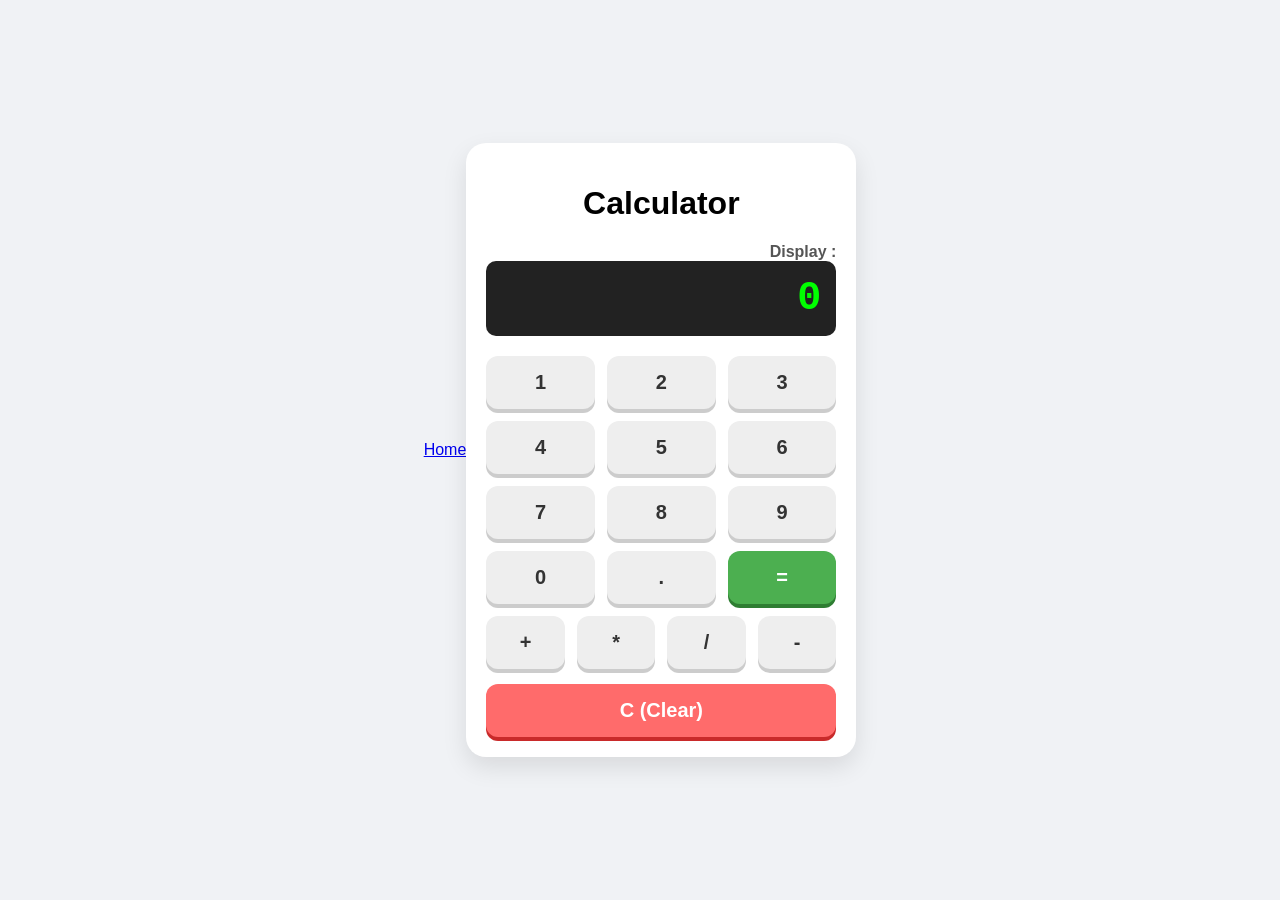
<file: 03_Basic Calculator/index.html>
<!DOCTYPE html>
<html lang="en">
  <head>
    <meta charset="UTF-8" />
    <meta http-equiv="X-UA-Compatible" content="IE=edge" />
    <meta name="viewport" content="width=device-width, initial-scale=1.0" />
    <title>Document</title>
    <!-- <link rel="stylesheet" href="../style.css" /> -->
    <link rel="stylesheet" href="style.css" />
  </head>
  <body>
    <nav>
      <a href="/" aria-current="page">Home</a>
    </nav>
    <div class="container">
      <h1>Calculator</h1>
      <h2>Display : <span id="display">0</span></h2>
      <div id="keys">
        <div id="numbers">
          <button id="1">1</button>
          <button id="2">2</button>
          <button id="3">3</button>
          <button id="4">4</button>
          <button id="5">5</button>
          <button id="6">6</button>
          <button id="7">7</button>
          <button id="8">8</button>
          <button id="9">9</button>
          <button id="0">0</button>
          <button id="dot">.</button>
          <button id="equal">=</button>
        </div>
        <div id="symbols">
          <button id="plus">+</button>
          <button id="into">*</button>
          <button id="divide">/</button>
          <button id="minus">-</button>
        </div>
        <button id="clear">C (Clear)</button>
      </div>
    </div>
    <script type="module" src="script.js"></script>
  </body>
</html>
</file>
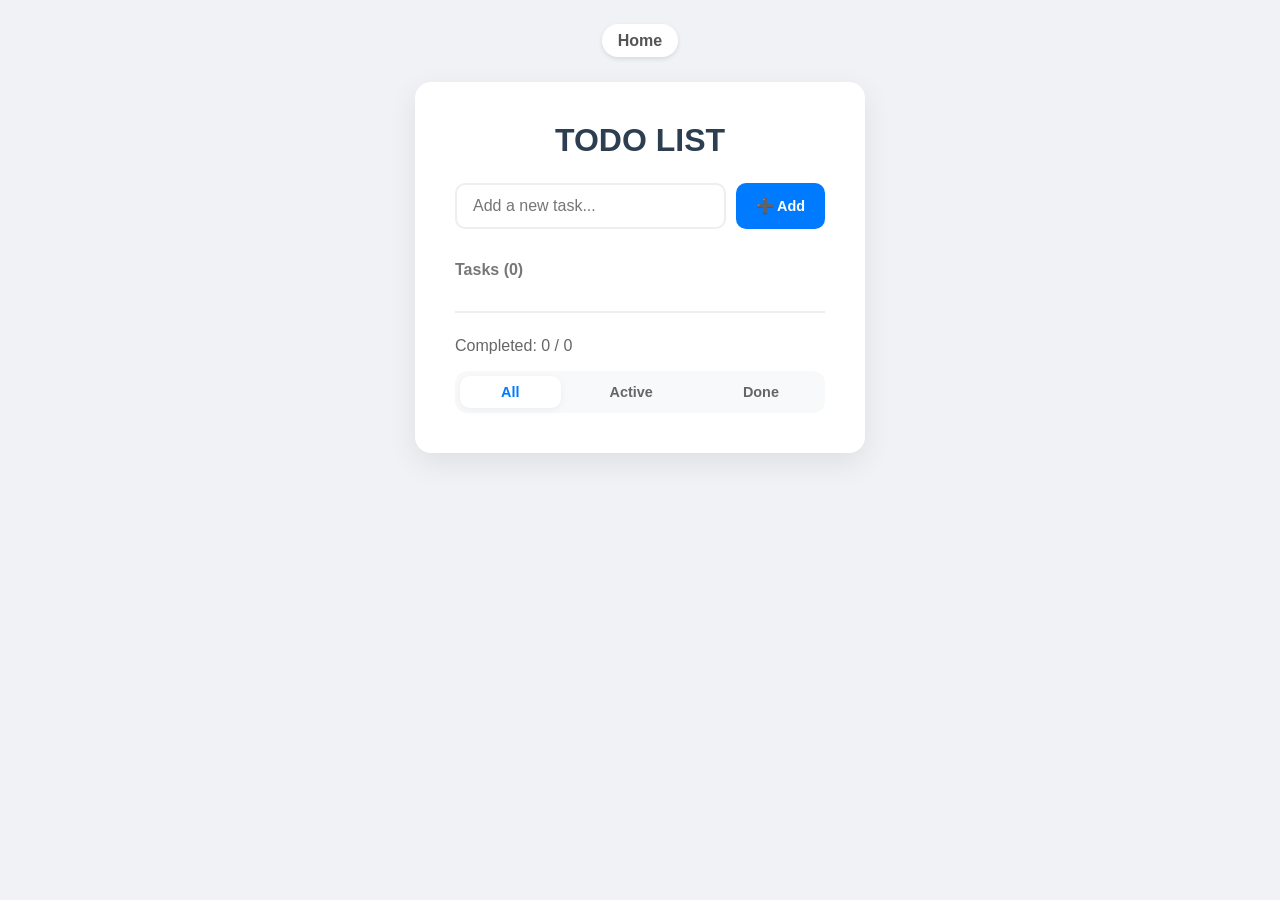
<file: 04_Todo List/index.html>
<!DOCTYPE html>
<html lang="en">
  <head>
    <meta charset="UTF-8" />
    <meta http-equiv="X-UA-Compatible" content="IE=edge" />
    <meta name="viewport" content="width=device-width, initial-scale=1.0" />
    <title>Todo List</title>
    <!-- <link rel="stylesheet" href="../style.css" /> -->
    <link rel="stylesheet" href="style.css" />
  </head>
  <!-- <body>
    <nav>
      <a href="/" aria-current="page">Home</a>
    </nav>
    <main class="container">
      <h1>TODO LIST</h1>
      <div class="form">
        <label for="newTask"> Add new task: </label>
        <input
          type="text"
          id="newTask"
          name="newTask"
          placeholder="Enter Task..."
        />
        <button id="addTask">➕ Add Task</button>
      </div>
      <div class="tasksDisplay">
        Tasks(<span id="numTasks">3</span>) :
        <ul id="taskList"></ul>
      </div>
      <div class="logic">
        <p>Completed : <span id="completeTasks"> 1 / 3</span></p>
        <div class="filters">
          Filter:
          <button id="filterAll">All</button>
          <button id="filterActive">Active</button>
          <button id="filterDone">Done</button>
        </div>
        <div class="filteredTasks"></div>
      </div>
    </main>
    <script type="module" src="script.js"></script>
  </body> -->
  <body>
    <nav>
      <a href="/" aria-current="page">Home</a>
    </nav>
    <main class="container">
      <h1>TODO LIST</h1>
      <div class="form">
        <label for="newTask">Add new task</label>
        <input
          type="text"
          id="newTask"
          name="newTask"
          placeholder="Add a new task..."
          autocomplete="off"
        />
        <button id="addTask">➕ Add</button>
      </div>
      <div class="tasksDisplay">
        <span class="tasksDisplay-header"
          >Tasks (<span id="numTasks">0</span>)</span
        >
        <ul id="taskList"></ul>
      </div>
      <div class="logic">
        <div class="stats-row">
          <p>Completed: <span id="completeTasks">0 / 0</span></p>
        </div>
        <div class="filters">
          <button id="filterAll" class="active-filter">All</button>
          <button id="filterActive">Active</button>
          <button id="filterDone">Done</button>
        </div>
      </div>
    </main>
    <script type="module" src="script.js"></script>
  </body>
</html>
</file>
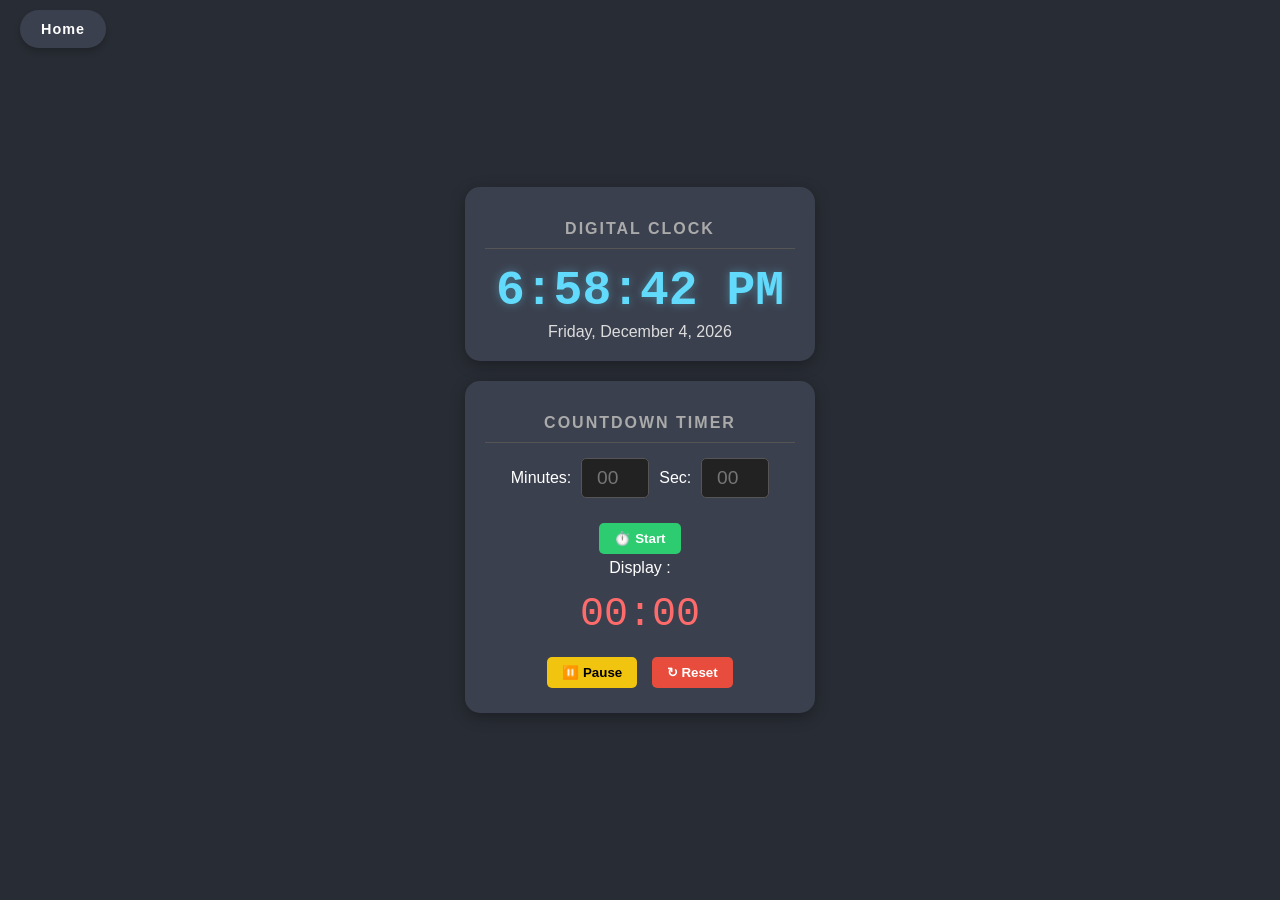
<file: 05_Digital Clock/index.html>
<!DOCTYPE html>
<html lang="en">
  <head>
    <meta charset="UTF-8" />
    <meta http-equiv="X-UA-Compatible" content="IE=edge" />
    <meta name="viewport" content="width=device-width, initial-scale=1.0" />
    <title>Digital Clock / Timer</title>
    <link rel="stylesheet" href="style.css" />
  </head>
  <body>
    <nav>
      <a href="/" aria-current="page">Home</a>
    </nav>
    <main class="container">
      <section class="clock">
        <h1>DIGITAL CLOCK</h1>
        <div id="timeDisplay"></div>
        <div id="DateDayDisplay"></div>
      </section>
      <section class="timer">
        <h1>COUNTDOWN TIMER</h1>
        <div class="form">
          <label for="minutes">Minutes:</label>
          <input type="number" id="minutes" min="0" max="59" placeholder="00" />
          <label for="seconds">Sec:</label>
          <input type="number" id="seconds" min="0" max="59" placeholder="00" />
        </div>
        <div class="timer2">
          <button id="start">⏱️ Start</button>
          <div>Display : <span id="displayTimer">00:00</span></div>
          <button id="pause">⏸️ Pause</button>
          <button id="reset">↻ Reset</button>
        </div>
      </section>
    </main>
    <script type="module" src="script.js"></script>
  </body>
</html>
</file>
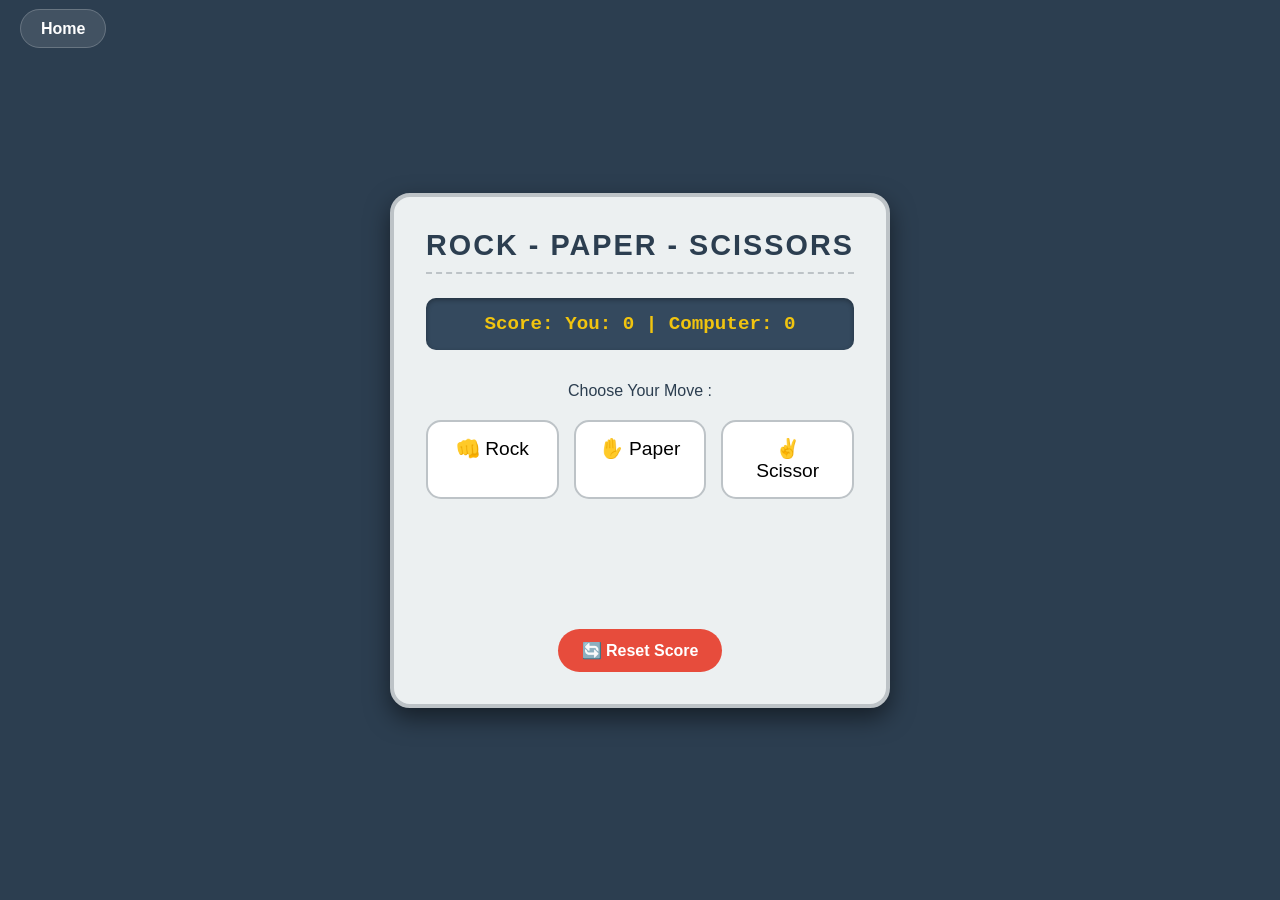
<file: 06_StonePaperScissor/index.html>
<!DOCTYPE html>
<html lang="en">
  <head>
    <meta charset="UTF-8" />
    <meta http-equiv="X-UA-Compatible" content="IE=edge" />
    <meta name="viewport" content="width=device-width, initial-scale=1.0" />
    <title>ROCK - PAPER - SCISSORS</title>
    <link rel="stylesheet" href="style.css" />
  </head>
  <body>
    <nav>
      <a href="/" aria-current="page">Home</a>
    </nav>
    <main class="container">
      <h1>ROCK - PAPER - SCISSORS</h1>
      <section class="scoreDisplay">
        Score: You: <span id="myScore">0</span> | Computer:
        <span id="compScore">0</span>
      </section>
      <section class="game">
        Choose Your Move :
        <div class="btns">
          <button id="rock">👊 Rock</button>
          <button id="paper">✋ Paper</button>
          <button id="scissor">✌️ Scissor</button>
        </div>
        <div class="resultDisplay"></div>
        <button id="reset">🔄 Reset Score</button>
      </section>
    </main>
    <script type="module" src="script.js"></script>
  </body>
</html>
</file>
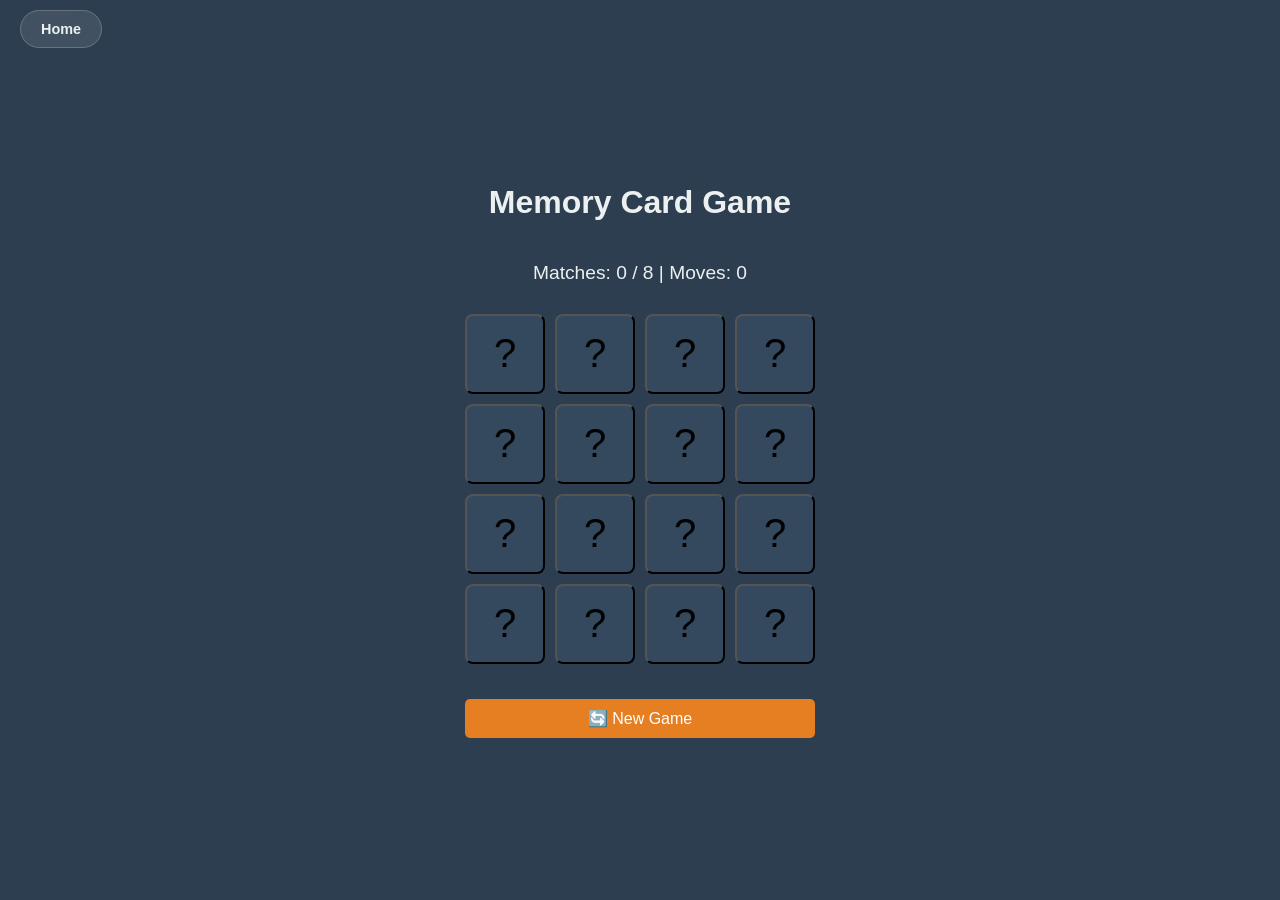
<file: 07_Memory Card Game/index.html>
<!DOCTYPE html>
<html lang="en">
  <head>
    <meta charset="UTF-8" />
    <meta http-equiv="X-UA-Compatible" content="IE=edge" />
    <meta name="viewport" content="width=device-width, initial-scale=1.0" />
    <title>Memory Card Game</title>
    <link rel="stylesheet" href="style.css" />
  </head>
  <body>
    <nav>
      <a href="/" aria-current="page">Home</a>
    </nav>
    <main class="container">
      <h1>Memory Card Game</h1>
      
      <div class="resultDisplay"> 
        Matches: <span id="matches">0 / 8</span> | 
        Moves: <span id="moves">0</span>
      </div>
  
      <div id="gameBoard"></div>
  
      <button id="reset">🔄 New Game</button>
    </main>
    <script type="module" src="script.js"></script>
  </body>
</html>
</file>
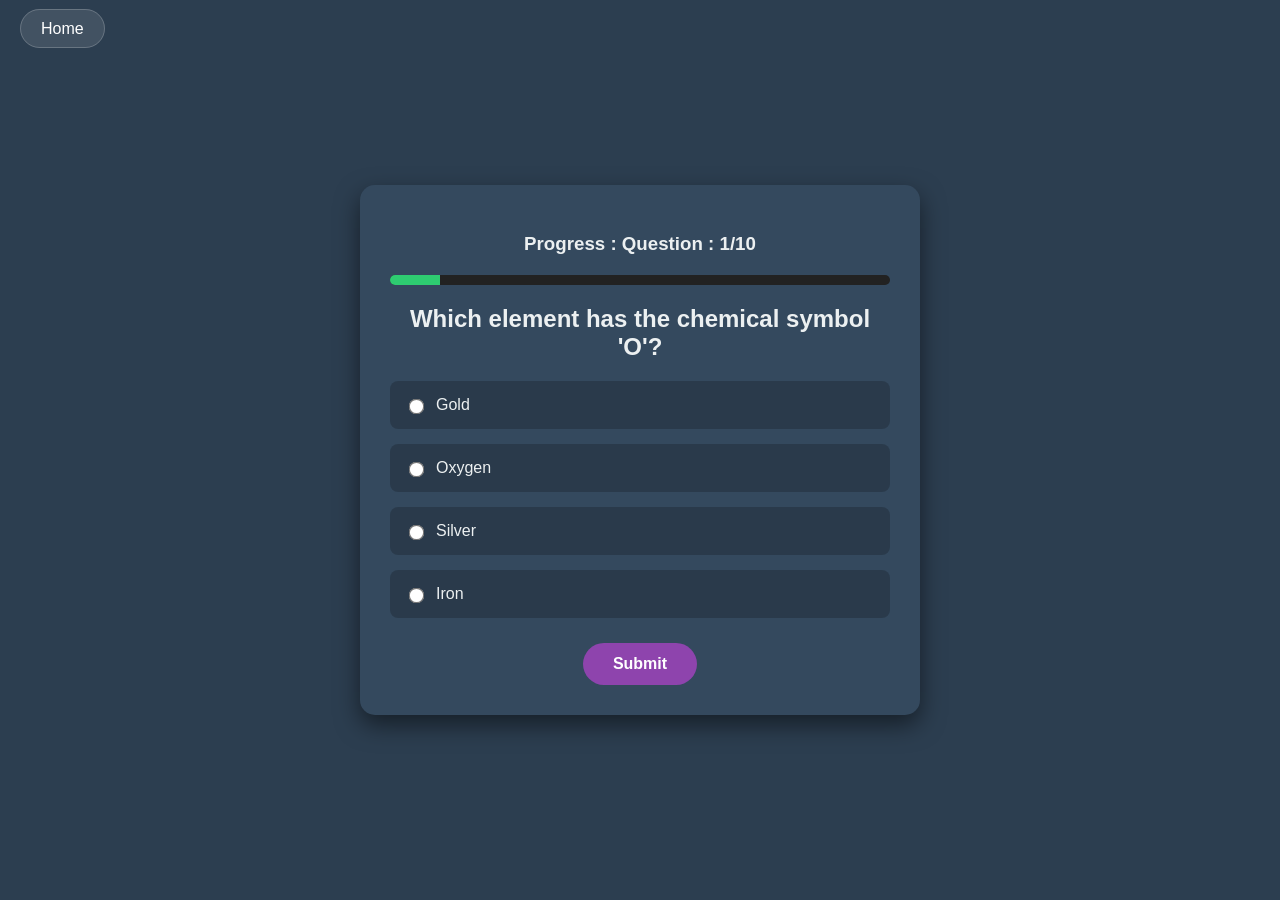
<file: 08_Quiz_Game/index.html>
<!DOCTYPE html>
<html lang="en">
  <head>
    <meta charset="UTF-8" />
    <meta http-equiv="X-UA-Compatible" content="IE=edge" />
    <meta name="viewport" content="width=device-width, initial-scale=1.0" />
    <title>Quiz App</title>
    <link rel="stylesheet" href="style.css" />
  </head>
  <body>
    <nav>
      <a href="/" aria-current="page">Home</a>
    </nav>
    <main class="container">
      <div id="quiz-app" class="card"></div>
    </main>
    <script type="module" src="script.js"></script>
  </body>
</html>
</file>
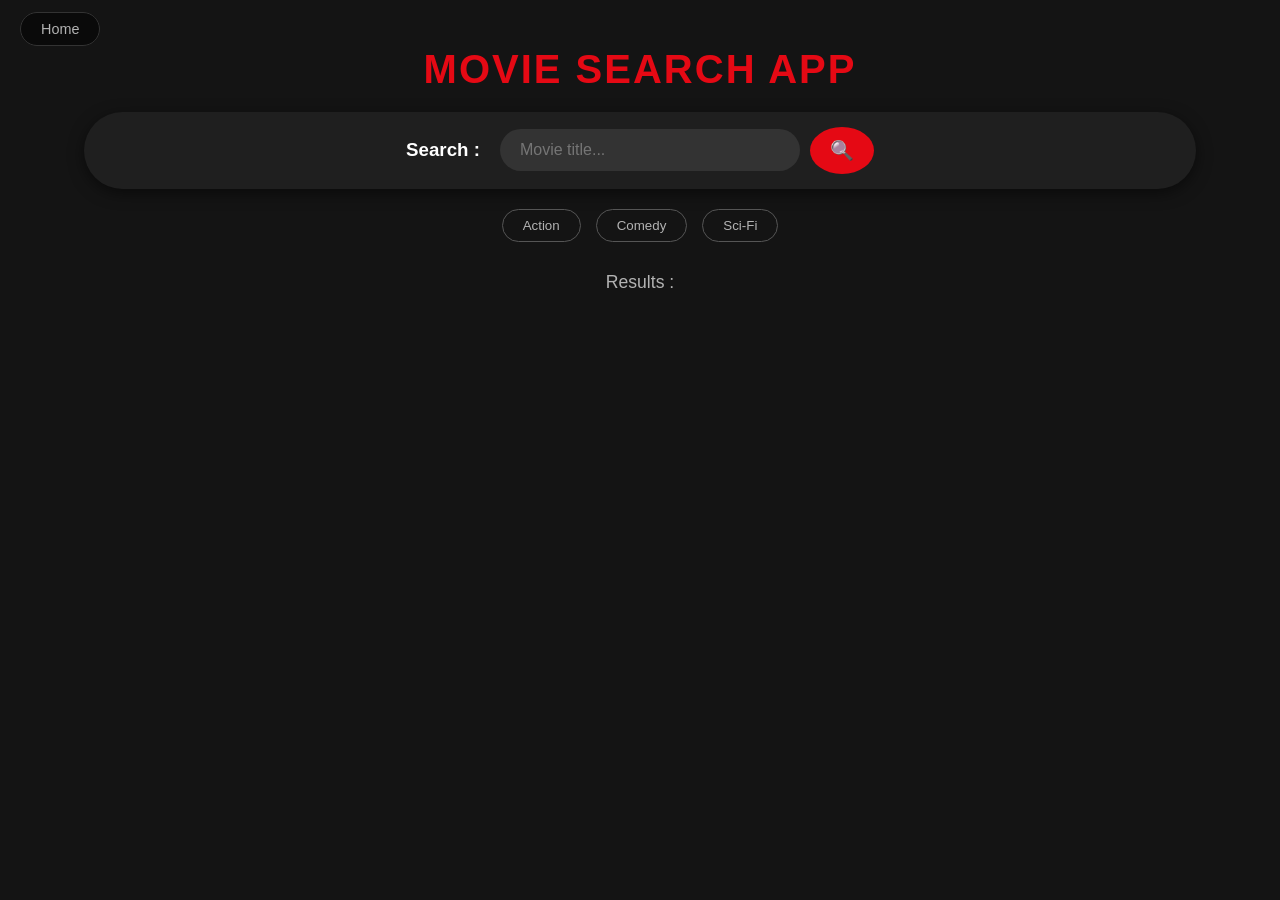
<file: 09_Movie Search App/index.html>
<!DOCTYPE html>
<html lang="en">
  <head>
    <meta charset="UTF-8" />
    <meta http-equiv="X-UA-Compatible" content="IE=edge" />
    <meta name="viewport" content="width=device-width, initial-scale=1.0" />
    <title>Movie Search App</title>
    <link rel="stylesheet" href="style.css" />
  </head>
  <body>
    <nav>
      <a href="/" aria-current="page">Home</a>
    </nav>
    <main class="container">
      <h1>MOVIE SEARCH APP</h1>
      <section class="movieBoard">
        <div class="searchSection">
          <h3>Search :</h3>
          <input type="text" placeholder="Movie title..." id="inputMovie" />
          <button id="search">🔍</button>
        </div>
        <div class="filterSection">
          <button id="action">Action</button><button id="comedy">Comedy</button
          ><button id="sci-fi">Sci-Fi</button>
        </div>
        <div class="resultSection">Results : <span id="results"></span></div>
        <div class="movieSection"></div>
        <div class="pagination" id="pagination-controls" style="display: none; margin-top: 20px; gap: 10px; justify-content: center;">
          <button id="prevBtn">❮ Previous</button>
          <span id="pageCount">Page 1</span>
          <button id="nextBtn">Next ❯</button>
      </div>
      </section>
    </main>
    <script type="module" src="script.js"></script>
  </body>
</html>
</file>
<file: style.css>
* {
  box-sizing: border-box;
}

body {
  margin: 0;
  font-family: system-ui, sans-serif;
  color: black;
  background-color: white;
}

nav {
  display: flex;
  flex-wrap: wrap;
  align-items: center;
  justify-content: center;
  padding: 0.5rem;
  gap: 0.5rem;
  border-bottom: solid 1px #aaa;
  background-color: #eee;
}

nav a {
  display: inline-block;
  min-width: 9rem;
  padding: 0.5rem;
  border-radius: 0.2rem;
  border: solid 1px rgb(22, 22, 22);
  text-align: center;
  text-decoration: none;
  color: #1b1b1b;
}

nav a[aria-current='page'] {
  color: #000;
  background-color: #d4d4d4;
}

main {
  padding: 1rem;
}

h1 {
  font-weight: bold;
  font-size: 1.5rem;
}

.projects {
  display: flex;
  flex-direction: column;
}

.project-link {
  background-color: #fff;
  padding: 10px 30px;
  border-radius: 8px;
  color: #212121;
  text-decoration: none;
  border: 2px solid #212121;
  margin-top: 5px;
}
</file>
<file: 03_Basic Calculator/style.css>
/* 1. Reset and Body Styling: This centers the calculator on the screen */
body {
  margin: 0;
  padding: 0;
  display: flex;
  justify-content: center; /* Horizontally center */
  align-items: center; /* Vertically center */
  min-height: 100vh; /* Full viewport height */
  background-color: #f0f2f5; /* Light gray background for the page */
  font-family: 'Segoe UI', Tahoma, Geneva, Verdana, sans-serif;
}

/* 2. The Calculator Body */
.container {
  width: 350px; /* FIX: Limit the width so it looks like a phone/calculator */
  background-color: white;
  padding: 20px; /* Reduced from 90px to save space */
  border-radius: 20px;
  box-shadow: 0px 10px 25px rgba(0, 0, 0, 0.1); /* Adds a cool 3D shadow */
  text-align: center;
}

/* 3. The Screen/Display Area */
h2 {
  font-size: 1rem;
  color: #555;
  margin-bottom: 5px;
  text-align: right; /* Labels usually on right */
}

#display {
  display: block;
  background-color: #222; /* Dark screen */
  color: #0f0; /* Green text like old LCDs (or use white) */
  font-family: 'Courier New', Courier, monospace; /* Digital font look */
  font-size: 2.5rem;
  padding: 15px;
  border-radius: 10px;
  text-align: right; /* Numbers align right */
  margin-bottom: 20px;
  overflow: hidden; /* Prevents numbers from spilling out */
}

/* 4. Button Styling */
button {
  width: 100%;
  padding: 15px;
  border: none; /* Removed the grey border for a cleaner look */
  border-radius: 12px;
  background-color: #eee; /* Light gray buttons */
  color: #333;
  font-size: 1.25rem;
  font-weight: bold;
  cursor: pointer;
  transition: all 0.1s ease; /* Smooth animation for clicks */
  box-shadow: 0 4px #ccc; /* Makes buttons look "raised" */
}

/* 5. Hover Effect (When mouse is over) */
button:hover {
  background-color: #e0e0e0;
  transform: translateY(-2px); /* Moves up slightly */
}

/* 6. Active Effect (THIS IS WHAT YOU ASKED FOR - BLUE CLICK) */
button:active {
  background-color: #007bff; /* Turns Blue */
  color: white; /* Text turns white */
  box-shadow: 0 0 #ccc; /* Removes shadow to look "pressed" */
  transform: translateY(4px); /* Moves down to look pressed */
}

/* 7. Grid Layouts */
#numbers {
  display: grid;
  grid-template-columns: repeat(3, 1fr); /* Shortcut for 1fr 1fr 1fr */
  gap: 12px; /* Space between buttons */
}

#symbols {
  margin-top: 12px;
  display: grid;
  grid-template-columns: repeat(4, 1fr);
  gap: 12px;
}

/* 8. Special Button Colors */
#clear {
  margin-top: 15px;
  background-color: #ff6b6b; /* Reddish for clear */
  color: white;
  box-shadow: 0 4px #c92a2a;
}

#clear:hover {
  background-color: #ff5252;
}

#clear:active {
  background-color: #c92a2a;
  box-shadow: 0 0;
}

/* Make the Equal button stand out (Optional) */
#equal {
  background-color: #4caf50; /* Green */
  color: white;
  box-shadow: 0 4px #2e7d32;
}

#equal:active {
  background-color: #2e7d32;
}
</file>
<file: 04_Todo List/style.css>
/* 1. Reset and Base Styles */
* {
  box-sizing: border-box;
  margin: 0;
  padding: 0;
}

body {
  /* Modern light gray background */
  background-color: #f0f2f5;
  font-family: 'Segoe UI', Tahoma, Geneva, Verdana, sans-serif;
  color: #333;
  display: flex;
  flex-direction: column;
  align-items: center;
  min-height: 100vh;
  padding-top: 2rem;
}

/* 2. Navigation Bar */
nav {
  margin-bottom: 2rem;
}

nav a {
  text-decoration: none;
  color: #555;
  font-weight: 600;
  padding: 8px 16px;
  background-color: #fff;
  border-radius: 20px;
  box-shadow: 0 2px 5px rgba(0, 0, 0, 0.1);
  transition: all 0.2s ease;
}

nav a:hover {
  background-color: #eef;
  color: #007bff;
}

/* 3. Main Container (The Card) */
.container {
  width: 90%;
  max-width: 450px; /* Slightly wider for better proportions */
  background-color: #ffffff;
  padding: 2.5rem;
  border-radius: 16px; /* More rounded corners */
  /* A softer, deeper shadow for a "floating" effect */
  box-shadow: 0 10px 30px rgba(0, 0, 0, 0.08);
}

h1 {
  text-align: center;
  color: #2c3e50;
  margin-bottom: 1.5rem;
  font-size: 2rem;
}

/* 4. Input Form Header */
.form {
  display: flex;
  gap: 10px;
  margin-bottom: 2rem;
}

/* Hide the label visually but keep it for screen readers */
.form label {
  position: absolute;
  width: 1px;
  height: 1px;
  padding: 0;
  margin: -1px;
  overflow: hidden;
  clip: rect(0, 0, 0, 0);
  white-space: nowrap;
  border: 0;
}

input[type='text'] {
  flex-grow: 1;
  padding: 12px 16px;
  border: 2px solid #eee;
  border-radius: 10px;
  font-size: 1rem;
  transition: border-color 0.2s;
}

input[type='text']:focus {
  outline: none;
  border-color: #007bff; /* Blue highlight on focus */
}

/* 5. Task List Header */
.tasksDisplay {
  margin-bottom: 1rem;
}
.tasksDisplay-header {
  font-weight: 600;
  color: #777;
  margin-bottom: 10px;
  display: block;
}

/* 6. The Task List */
ul {
  list-style: none;
}

li {
  display: flex;
  align-items: center; /* Vertically center items */
  justify-content: space-between;
  background-color: #fff;
  border: 1px solid #eee;
  padding: 12px 16px;
  margin-bottom: 8px;
  border-radius: 10px;
  transition: all 0.2s ease;
}

/* Hover effect for list items */
li:hover {
  box-shadow: 0 4px 12px rgba(0, 0, 0, 0.05);
  transform: translateY(-2px);
  border-color: transparent;
}

/* The content wrapper to align checkbox and text */
.task-content {
  display: flex;
  align-items: center;
  gap: 12px;
  flex-grow: 1; /* Takes up space so delete button gets pushed right */
}

/* Larger, clickable checkbox */
.checkbox {
  width: 1.2rem;
  height: 1.2rem;
  cursor: pointer;
  accent-color: #2ecc71; /* Makes the checkmark green */
}

.task-text {
  font-size: 1.05rem;
  transition: color 0.2s;
}

/* Completed state styles */
.completed .task-text {
  text-decoration: line-through;
  color: #aaa;
}

/* 7. Buttons */
button {
  cursor: pointer;
  padding: 10px 16px;
  border: none;
  border-radius: 10px;
  font-weight: 600;
  font-size: 0.9rem;
  transition: all 0.2s;
}

/* Add Task Button */
#addTask {
  background-color: #007bff; /* Modern blue */
  color: white;
  padding: 10px 20px;
  white-space: nowrap; /* Prevents text wrapping */
}
#addTask:hover {
  background-color: #0056b3;
  box-shadow: 0 4px 12px rgba(0, 123, 255, 0.3);
  transform: translateY(-1px);
}
#addTask:active {
  transform: translateY(1px);
  box-shadow: none;
}

/* Delete Button */
.delete-btn {
  background-color: transparent;
  color: #e74c3c; /* Red */
  font-size: 1.1rem;
  padding: 8px;
  border-radius: 50%; /* Circular button */
  opacity: 0.6; /* Semi-transparent by default */
}
li:hover .delete-btn {
  opacity: 1; /* Show fully on hover */
}
.delete-btn:hover {
  background-color: #ffecec;
}

/* 8. Footer / Stats Area */
.logic {
  margin-top: 2rem;
  padding-top: 1.5rem;
  border-top: 2px solid #eee;
  display: flex;
  flex-direction: column;
  gap: 1rem;
  color: #666;
}

.stats-row {
  display: flex;
  justify-content: space-between;
  align-items: center;
}

/* Filter Buttons */
.filters {
  display: flex;
  gap: 8px;
  background-color: #f8f9fa;
  padding: 5px;
  border-radius: 12px;
}

.filters button {
  background-color: transparent;
  color: #666;
  flex-grow: 1; /* Buttons stretch to fill space */
  padding: 8px;
}

.filters button:hover {
  background-color: #e9ecef;
  color: #333;
}

/* Style for the active filter (You'll need JS to toggle this class) */
.filters button.active-filter {
  background-color: #fff;
  color: #007bff;
  box-shadow: 0 2px 8px rgba(0, 0, 0, 0.05);
}
</file>
<file: 05_Digital Clock/style.css>
:root {
  --bg-color: #282c34;
  --card-bg: #3b404e;
  --text-main: #ffffff;
  --accent: #61dafb; /* React Blue */
  --clock-font: 'Courier New', Courier, monospace;
}

/* --- NAVIGATION STYLE --- */
nav {
  position: absolute; /* This pulls it out of the flex flow */
  top: 20px;
  left: 20px;
}

nav a {
  text-decoration: none;
  color: var(--text-main);
  background-color: var(--card-bg); /* Matches the clock card */
  padding: 10px 20px;
  border-radius: 30px; /* Pill shape */
  font-weight: bold;
  box-shadow: 0 4px 6px rgba(0, 0, 0, 0.2);
  transition: all 0.3s ease;
  font-size: 0.9rem;
  letter-spacing: 1px;
  border: 1px solid transparent;
}

nav a:hover {
  border-color: var(--accent); /* React Blue border */
  color: var(--accent);
  box-shadow: 0 0 15px rgba(97, 218, 251, 0.2); /* Subtle glow */
  transform: translateY(-2px);
}

body {
  background-color: var(--bg-color);
  color: var(--text-main);
  font-family: 'Segoe UI', sans-serif;
  display: flex;
  justify-content: center;
  align-items: center;
  min-height: 100vh;
  margin: 0;
}

.container {
  display: flex;
  flex-direction: column;
  gap: 20px;
  width: 350px;
}

section {
  background-color: var(--card-bg);
  padding: 20px;
  border-radius: 15px;
  box-shadow: 0 4px 15px rgba(0, 0, 0, 0.3);
  text-align: center;
}

h1 {
  font-size: 1rem;
  color: #aaa;
  letter-spacing: 2px;
  margin-bottom: 15px;
  border-bottom: 1px solid #555;
  padding-bottom: 10px;
}

/* --- CLOCK STYLES --- */
#timeDisplay {
  font-family: var(--clock-font);
  font-size: 3rem;
  font-weight: bold;
  color: var(--accent);
  text-shadow: 0 0 10px rgba(97, 218, 251, 0.4); /* Glow effect */
}

#DateDayDisplay {
  font-size: 1rem;
  color: #ddd;
  margin-top: 5px;
}

/* --- TIMER STYLES --- */
.form {
  display: flex;
  justify-content: center;
  align-items: center;
  gap: 10px;
  margin-bottom: 20px;
}

input {
  width: 50px;
  padding: 8px;
  background: #222;
  border: 1px solid #555;
  border-radius: 5px;
  color: white;
  text-align: center;
  font-size: 1.2rem;
}

#displayTimer {
  display: block;
  font-family: var(--clock-font);
  font-size: 2.5rem;
  margin: 15px 0;
  color: #ff6b6b; /* Reddish for timer */
}

button {
  cursor: pointer;
  padding: 8px 15px;
  margin: 5px;
  border: none;
  border-radius: 5px;
  font-weight: bold;
  transition: 0.2s;
}

#start {
  background-color: #2ecc71;
  color: white;
}
#pause {
  background-color: #f1c40f;
  color: black;
}
#reset {
  background-color: #e74c3c;
  color: white;
}

button:active {
  transform: scale(0.95);
}
</file>
<file: 06_StonePaperScissor/style.css>
/* 1. Global Reset & Body (The Arcade Background) */
:root {
  --bg-color: #2c3e50; /* Dark Blue-Grey */
  --card-bg: #ecf0f1; /* Whitish-Grey */
  --primary-color: #e74c3c; /* Game Red */
  --text-color: #2c3e50;
  --accent-color: #3498db; /* Blue */
}

* {
  box-sizing: border-box;
  margin: 0;
  padding: 0;
}

body {
  font-family: 'Segoe UI', Tahoma, Geneva, Verdana, sans-serif;
  background-color: var(--bg-color);
  color: var(--text-color);
  min-height: 100vh;
  display: flex;
  justify-content: center;
  align-items: center;
}

/* 2. Navigation (Floating Top-Left) */
nav {
  position: absolute;
  top: 20px;
  left: 20px;
}

nav a {
  text-decoration: none;
  color: #fff;
  background-color: rgba(255, 255, 255, 0.1); /* Glass effect */
  padding: 10px 20px;
  border-radius: 30px;
  font-weight: bold;
  border: 1px solid rgba(255, 255, 255, 0.2);
  transition: all 0.3s ease;
}

nav a:hover {
  background-color: #fff;
  color: var(--bg-color);
  transform: translateY(-2px);
}

/* 3. Main Card Container */
.container {
  background-color: var(--card-bg);
  padding: 2rem;
  border-radius: 20px;
  box-shadow: 0 10px 25px rgba(0, 0, 0, 0.5);
  text-align: center;
  width: 90%;
  max-width: 500px;
  border: 4px solid #bdc3c7; /* Retro border */
}

h1 {
  font-size: 1.8rem;
  margin-bottom: 1.5rem;
  color: var(--bg-color);
  text-transform: uppercase;
  letter-spacing: 2px;
  border-bottom: 2px dashed #bdc3c7;
  padding-bottom: 10px;
}

/* 4. Score Board */
.scoreDisplay {
  background-color: #34495e;
  color: #f1c40f; /* Yellow text like old arcade scores */
  padding: 15px;
  border-radius: 10px;
  font-size: 1.2rem;
  font-weight: bold;
  font-family: 'Courier New', monospace; /* Monospace for numbers */
  margin-bottom: 2rem;
  box-shadow: inset 0 2px 5px rgba(0, 0, 0, 0.3);
}

/* 5. Game Area & Buttons */
.game {
  display: flex;
  flex-direction: column;
  gap: 20px;
}

.btns {
  display: flex;
  justify-content: center;
  gap: 15px;
}

.btns button {
  background-color: #fff;
  border: 2px solid #bdc3c7;
  border-radius: 15px;
  padding: 15px 20px;
  font-size: 1.2rem;
  cursor: pointer;
  transition: all 0.2s;
  flex: 1; /* Makes buttons equal width */
  display: flex;
  flex-direction: column;
  align-items: center;
  gap: 5px;
}

.btns button:hover {
  transform: translateY(-5px);
  border-color: var(--accent-color);
  box-shadow: 0 5px 0 #bdc3c7; /* 3D Click effect */
}

.btns button:active {
  transform: translateY(0);
  box-shadow: none;
}

/* 6. Result Area */
.resultDisplay {
  min-height: 60px; /* Keeps space so layout doesn't jump */
  font-size: 1.1rem;
  margin: 10px 0;
  display: flex;
  flex-direction: column;
  gap: 5px;
}

/* 7. Reset Button */
#reset {
  background-color: var(--primary-color);
  color: white;
  border: none;
  padding: 12px 24px;
  border-radius: 50px;
  font-size: 1rem;
  font-weight: bold;
  cursor: pointer;
  margin-top: 10px;
  align-self: center;
  transition: background 0.3s;
}

#reset:hover {
  background-color: #c0392b;
}
</file>
<file: 07_Memory Card Game/style.css>
:root {
    --bg-color: #2c3e50;
    --card-back: #34495e;
    --card-matched: #2ecc71; /* Green */
    --text-color: #ecf0f1;
  }
  
  body {
    background-color: var(--bg-color);
    color: var(--text-color);
    font-family: 'Segoe UI', sans-serif;
    display: flex;
    justify-content: center;
    align-items: center;
    min-height: 100vh;
    margin: 0;
  }
  
  .container {
    text-align: center;
    display: flex;
    flex-direction: column;
    gap: 20px;
  }
  
  /* THE GAME GRID */
  #gameBoard {
    display: grid;
    /* This creates 4 columns, each 80px wide */
    grid-template-columns: repeat(4, 80px); 
    gap: 10px;
    margin: 0 auto; /* Centers the grid */
  }
  
  /* THE CARDS (Generated by JS later) */
  .card {
    width: 80px;
    height: 80px;
    background-color: var(--card-back);
    border-radius: 8px;
    cursor: pointer;
    font-size: 2.5rem;
    display: flex;
    justify-content: center;
    align-items: center;
    transition: transform 0.3s, background-color 0.3s;
    user-select: none; /* Prevents highlighting text */
  }
  
  .card:hover {
    transform: scale(1.05);
    background-color: #46637f;
  }
  
  /* State: Card is Flipped or Matched */
  .card.flipped, .card.matched {
    background-color: #fff;
    color: #333;
    transform: rotateY(180deg); /* Cool flip effect */
  }
  
  .card.matched {
    background-color: var(--card-matched);
    color: white;
    border: 2px solid #27ae60;
  }
  
  /* Stats and Reset Button */
  .resultDisplay {
    font-size: 1.2rem;
    margin-bottom: 10px;
  }
  
  #reset {
    padding: 10px 20px;
    font-size: 1rem;
    background-color: #e67e22;
    color: white;
    border: none;
    border-radius: 5px;
    cursor: pointer;
    margin-top: 15px;
  }
  #reset:hover { background-color: #d35400; }

  /* --- NAVIGATION --- */
nav {
    position: absolute;
    top: 20px;
    left: 20px;
    z-index: 10; /* Ensures it stays on top of cards */
  }
  
  nav a {
    text-decoration: none;
    color: #ecf0f1;
    background-color: rgba(255, 255, 255, 0.1); /* Glass effect */
    padding: 10px 20px;
    border-radius: 30px; /* Pill shape */
    font-weight: bold;
    border: 1px solid rgba(255, 255, 255, 0.2);
    backdrop-filter: blur(5px); /* Blurs background behind the button */
    transition: all 0.3s ease;
    font-size: 0.9rem;
  }
  
  nav a:hover {
    background-color: #fff;
    color: #2c3e50;
    box-shadow: 0 0 15px rgba(255, 255, 255, 0.3); /* Glow */
    transform: translateY(-2px);
  }
</file>
<file: 08_Quiz_Game/style.css>
:root {
  --primary: #8e44ad; /* Purple */
  --secondary: #9b59b6;
  --bg: #2c3e50;
  --text: #ecf0f1;
  --dark-card: #34495e;
}

body {
  background-color: var(--bg);
  color: var(--text);
  font-family: 'Segoe UI', sans-serif;
  display: flex;
  justify-content: center;
  align-items: center;
  min-height: 100vh;
  margin: 0;
}

/* --- NAVIGATION --- */
nav {
  position: absolute;
  top: 20px;
  left: 20px;
}
nav a {
  text-decoration: none;
  color: #fff;
  background-color: rgba(255, 255, 255, 0.1);
  padding: 10px 20px;
  border-radius: 30px;
  border: 1px solid rgba(255, 255, 255, 0.2);
  transition: 0.3s;
}
nav a:hover {
  background-color: #fff;
  color: var(--bg);
}

/* --- THE QUIZ CARD --- */
.card {
  background-color: var(--dark-card);
  width: 90%;
  max-width: 500px;
  border-radius: 15px;
  padding: 30px;
  box-shadow: 0 10px 25px rgba(0,0,0,0.5);
  text-align: center;
}

h2 {
  margin-bottom: 20px;
  font-size: 1.5rem;
}

/* --- OPTIONS (Radio Buttons) --- */
.options {
  display: flex;
  flex-direction: column;
  gap: 15px;
  text-align: left;
  margin-bottom: 25px;
}

.options label {
  background-color: rgba(0,0,0,0.2);
  padding: 15px;
  border-radius: 8px;
  cursor: pointer;
  transition: 0.2s;
  display: flex;
  align-items: center;
  gap: 10px;
}

.options label:hover {
  background-color: rgba(0,0,0,0.4);
  transform: translateX(5px);
}

input[type="radio"] {
  accent-color: var(--primary); /* Color of the dot */
  transform: scale(1.2);
}

/* --- BUTTONS --- */
button {
  background-color: var(--primary);
  color: white;
  border: none;
  padding: 12px 30px;
  border-radius: 50px;
  font-size: 1rem;
  font-weight: bold;
  cursor: pointer;
  transition: 0.3s;
}
button:hover { background-color: var(--secondary); }

/* --- PROGRESS BAR --- */
.progress-container {
  width: 100%;
  height: 10px;
  background-color: #222;
  border-radius: 10px;
  margin: 20px 0;
  overflow: hidden;
}

.progress-fill {
  height: 100%;
  background-color: #2ecc71; /* Green */
  width: 0%; /* JS will change this */
  transition: width 0.5s ease;
}
</file>
<file: 09_Movie Search App/style.css>
:root {
    --primary: #e50914; /* Netflix Red */
    --bg: #141414;
    --card-bg: #1f1f1f;
    --text: #ffffff;
    --text-secondary: #b3b3b3;
  }
  
  * { box-sizing: border-box; }
  
  body {
    background-color: var(--bg);
    color: var(--text);
    font-family: 'Segoe UI', sans-serif;
    margin: 0;
    display: flex;
    justify-content: center;
    min-height: 100vh;
  }
  
  /* Main Container */
  .container {
    width: 90%;
    max-width: 1200px;
    text-align: center;
    padding: 20px;
  }
  
  h1 {
    font-size: 2.5rem;
    margin-bottom: 20px;
    letter-spacing: 2px;
    color: var(--primary);
  }
  
  /* Search Section */
  .searchSection {
    display: flex;
    justify-content: center;
    align-items: center;
    gap: 10px;
    margin-bottom: 20px;
    background: var(--card-bg);
    padding: 15px;
    border-radius: 50px;
    box-shadow: 0 4px 15px rgba(0,0,0,0.5);
  }
  
  .searchSection h3 { margin: 0; padding-right: 10px; }
  
  input {
    padding: 12px 20px;
    width: 300px;
    border-radius: 25px;
    border: none;
    background: #333;
    color: white;
    font-size: 1rem;
    outline: none;
  }
  input:focus { background: #444; }
  
  button#search {
    padding: 12px 20px;
    background-color: var(--primary);
    color: white;
    border: none;
    border-radius: 50%; /* Circle button */
    cursor: pointer;
    font-size: 1.2rem;
    transition: 0.2s;
  }
  button#search:hover { transform: scale(1.1); }
  
  /* Filter Section */
  .filterSection {
    margin-bottom: 30px;
    display: flex;
    justify-content: center;
    gap: 15px;
  }
  
  .filterSection button {
    background: transparent;
    border: 1px solid #555;
    color: var(--text-secondary);
    padding: 8px 20px;
    border-radius: 20px;
    cursor: pointer;
    transition: 0.3s;
  }
  
  .filterSection button:hover {
    border-color: white;
    color: white;
    background: rgba(255,255,255,0.1);
  }
  
  /* Results Text */
  .resultSection {
    margin-bottom: 20px;
    font-size: 1.1rem;
    color: var(--text-secondary);
  }
  
  #found { color: var(--primary); font-weight: bold; }
  
  /* MOVIE GRID (The most important part) */
  .movieSection {
    display: grid;
    /* Auto-fill columns: min 200px wide */
    grid-template-columns: repeat(auto-fill, minmax(200px, 1fr));
    gap: 30px;
  }
  
  /* Individual Movie Card (JS will create this) */
  .movie-card {
    background-color: var(--card-bg);
    border-radius: 10px;
    overflow: hidden;
    transition: transform 0.3s ease;
    cursor: pointer;
    display: flex;
    flex-direction: column;
  }
  
  .movie-card:hover { transform: translateY(-10px); }
  
  .movie-card img {
    width: 100%;
    height: 300px;
    object-fit: cover;
  }
  
  .movie-info { padding: 15px; text-align: left; }
  .movie-info h3 { margin: 0 0 5px 0; font-size: 1rem; color: white; }
  .movie-info p { margin: 0; font-size: 0.9rem; color: #888; }

  .pagination button {
    background-color: #333;
    border: 1px solid #555;
    padding: 10px 20px;
    border-radius: 5px;
    color: white;
    cursor: pointer;
  }
  .pagination button:hover { background-color: var(--primary); border-color: var(--primary); }
  .pagination button:disabled { opacity: 0.5; cursor: not-allowed; }
  .pagination span { font-size: 1.2rem; align-self: center; }

  /* --- NAVIGATION --- */
nav {
  position: absolute; /* Takes it out of the flow */
  top: 20px;
  left: 20px;
  z-index: 100; /* Ensures it sits on top of everything */
}

nav a {
  text-decoration: none;
  color: var(--text-secondary); /* Uses your grey variable */
  border: 1px solid #333;
  padding: 8px 20px;
  border-radius: 30px; /* Pill shape */
  font-size: 0.9rem;
  transition: all 0.3s ease;
  background: rgba(0, 0, 0, 0.5); /* Slight dark background */
}

nav a:hover {
  color: white;
  border-color: var(--primary); /* Turns Red on hover */
  transform: translateY(-2px); /* Little pop up effect */
}
</file>
